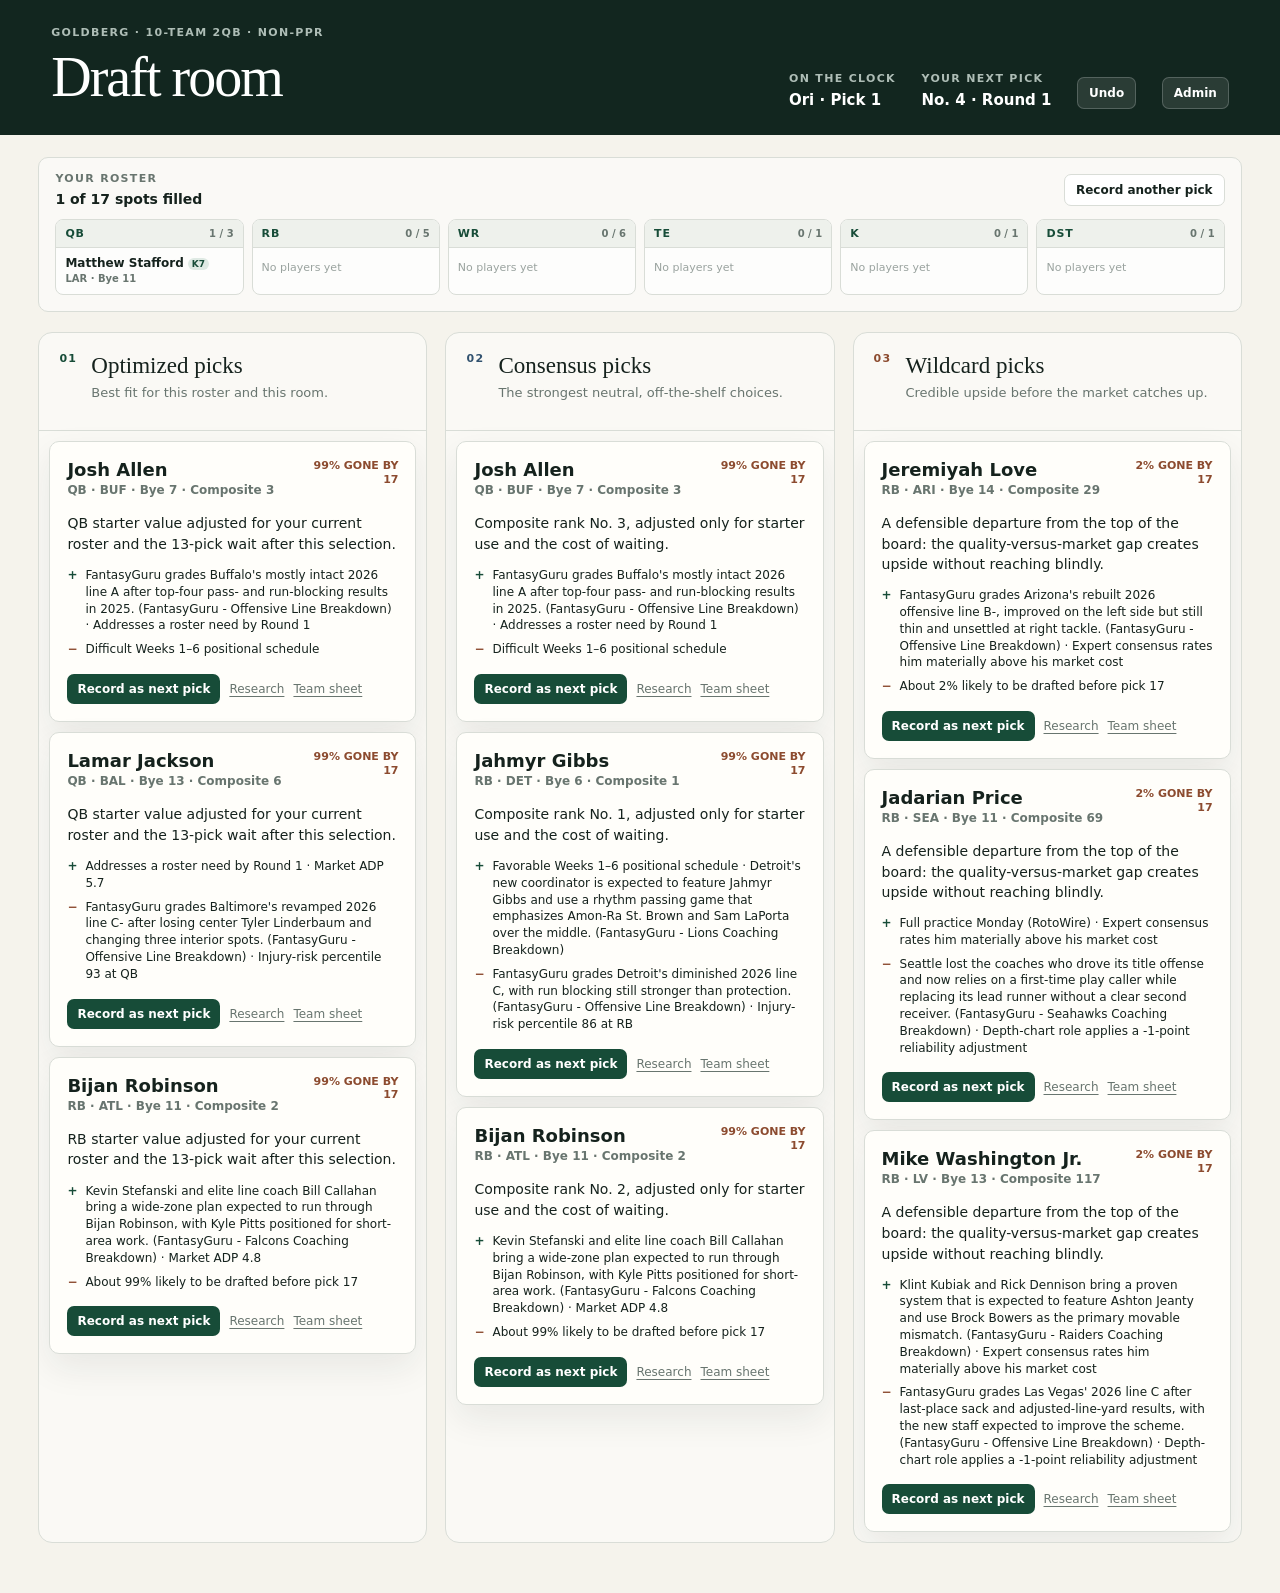
<file: 2026/App/index.html>
<!doctype html>
<html lang="en">
<head>
  <meta charset="utf-8">
  <meta name="viewport" content="width=device-width, initial-scale=1">
  <meta name="theme-color" content="#12261f">
  <title>2026 Draft Room</title>
  <link rel="stylesheet" href="styles.css">
</head>
<body>
  <header class="topbar">
    <div>
      <p class="eyebrow">Goldberg · 10-team 2QB · non-PPR</p>
      <h1>Draft room</h1>
    </div>
    <div class="status-cluster">
      <div><span class="label">On the clock</span><strong id="on-clock">Loading…</strong></div>
      <div><span class="label">Your next pick</span><strong id="next-pick">—</strong></div>
      <button class="quiet-button" id="undo" type="button">Undo</button>
      <details class="admin-menu" id="admin-menu">
        <summary class="quiet-button">Admin</summary>
        <div class="admin-menu-panel">
          <button id="open-personal-priorities" type="button">Personal priorities</button>
          <button id="open-tuning" type="button">Tuning</button>
          <button id="refresh-rebuild" type="button">Refresh &amp; Rebuild</button>
          <button id="sync-draft-state" type="button">Sync to API</button>
          <button class="danger-menu-item" id="reset-draft" type="button">Reset Draft</button>
        </div>
      </details>
    </div>
  </header>

  <main>
    <section class="alert" id="data-alert" aria-live="polite"></section>
    <section class="roster-panel" aria-label="Your roster">
      <div class="roster-panel-heading">
        <div>
          <span class="label">Your roster</span>
          <strong id="roster-summary">Loading…</strong>
        </div>
        <button class="quiet-button" id="open-board" type="button">Record another pick</button>
      </div>
      <div id="roster" class="roster-grid" aria-live="polite"></div>
    </section>

    <section class="recommendation-grid" aria-label="Draft recommendations">
      <article class="recommendation-column optimized">
        <header>
          <span class="column-number">01</span>
          <div><h2>Optimized picks</h2><p>Best fit for this roster and this room.</p></div>
        </header>
        <div id="optimized-list" class="candidate-list"></div>
      </article>
      <article class="recommendation-column consensus">
        <header>
          <span class="column-number">02</span>
          <div><h2>Consensus picks</h2><p>The strongest neutral, off-the-shelf choices.</p></div>
        </header>
        <div id="consensus-list" class="candidate-list"></div>
      </article>
      <article class="recommendation-column wildcard">
        <header>
          <span class="column-number">03</span>
          <div><h2>Wildcard picks</h2><p>Credible upside before the market catches up.</p></div>
        </header>
        <div id="wildcard-list" class="candidate-list"></div>
      </article>
    </section>
  </main>

  <dialog id="detail-dialog">
    <button class="dialog-close" type="button" data-close aria-label="Close">×</button>
    <div id="dialog-content"></div>
  </dialog>

  <dialog id="board-dialog" class="board-dialog">
    <button class="dialog-close" type="button" data-close aria-label="Close">×</button>
    <div class="dialog-heading"><p class="eyebrow">Live draft entry</p><h2>Record a pick</h2></div>
    <div class="other-pick-group"><span>Not on the board</span><div id="other-picks" class="other-picks"></div></div>
    <label class="search-label">Player search<input id="player-search" type="search" autocomplete="off" placeholder="Start typing a player name"></label>
    <div id="search-results" class="search-results"></div>
  </dialog>

  <dialog id="tuning-dialog">
    <button class="dialog-close" type="button" data-close aria-label="Close">×</button>
    <div class="dialog-heading"><p class="eyebrow">Optimization controls</p><h2>Tuning</h2></div>
    <p class="dialog-intro">These controls affect only Optimized and Wildcard picks.  Consensus stays neutral.  Hard roster rules—such as fourth-QB timing and the four-QB maximum—always apply.</p>
    <div id="tuning-controls" class="tuning-controls"></div>
    <div class="tuning-actions"><button class="quiet-button" id="reset-tuning" type="button">Reset defaults</button><button class="primary-button" id="save-tuning" type="button">Apply</button></div>
  </dialog>

  <dialog id="personal-priority-dialog" class="personal-priority-dialog">
    <button class="dialog-close" type="button" data-close aria-label="Close">×</button>
    <div class="dialog-heading"><p class="eyebrow">Subjective ranking overlay</p><h2>Personal priorities</h2></div>
    <p class="dialog-intro">Raise or lower players from −10 to +10.  This changes Optimized and Wildcard picks, while Consensus stays neutral.  “Do not recommend” removes a player from all three columns.  Changes apply immediately and survive rebuilds and draft resets.  Boosts cannot override verified unavailability or hard roster rules.</p>
    <div class="personal-priority-toolbar">
      <label class="search-label">Find a player<input id="personal-priority-search" type="search" autocomplete="off" placeholder="Name, position, or NFL team"></label>
      <label class="modified-toggle"><input id="personal-modified-only" type="checkbox"> Changed only</label>
    </div>
    <p class="personal-priority-summary" id="personal-priority-summary"></p>
    <div class="personal-priority-list" id="personal-priority-list"></div>
    <div class="personal-priority-actions"><button class="quiet-button" id="clear-personal-priorities" type="button">Clear all</button><button class="primary-button" type="button" data-close>Done</button></div>
  </dialog>

  <template id="candidate-template">
    <section class="candidate-card">
      <div class="candidate-heading">
        <div><h3></h3><p class="player-meta"></p></div>
        <span class="availability"></span>
      </div>
      <p class="case"></p>
      <div class="pros-cons"><p class="pros"></p><p class="cons"></p></div>
      <div class="candidate-actions">
        <button class="primary-button draft-button" type="button"></button>
        <button class="text-button research-button" type="button">Research</button>
        <button class="text-button team-button" type="button">Team sheet</button>
      </div>
    </section>
  </template>
  <script src="app.js?v=20260827c"></script>
</body>
</html>
</file>
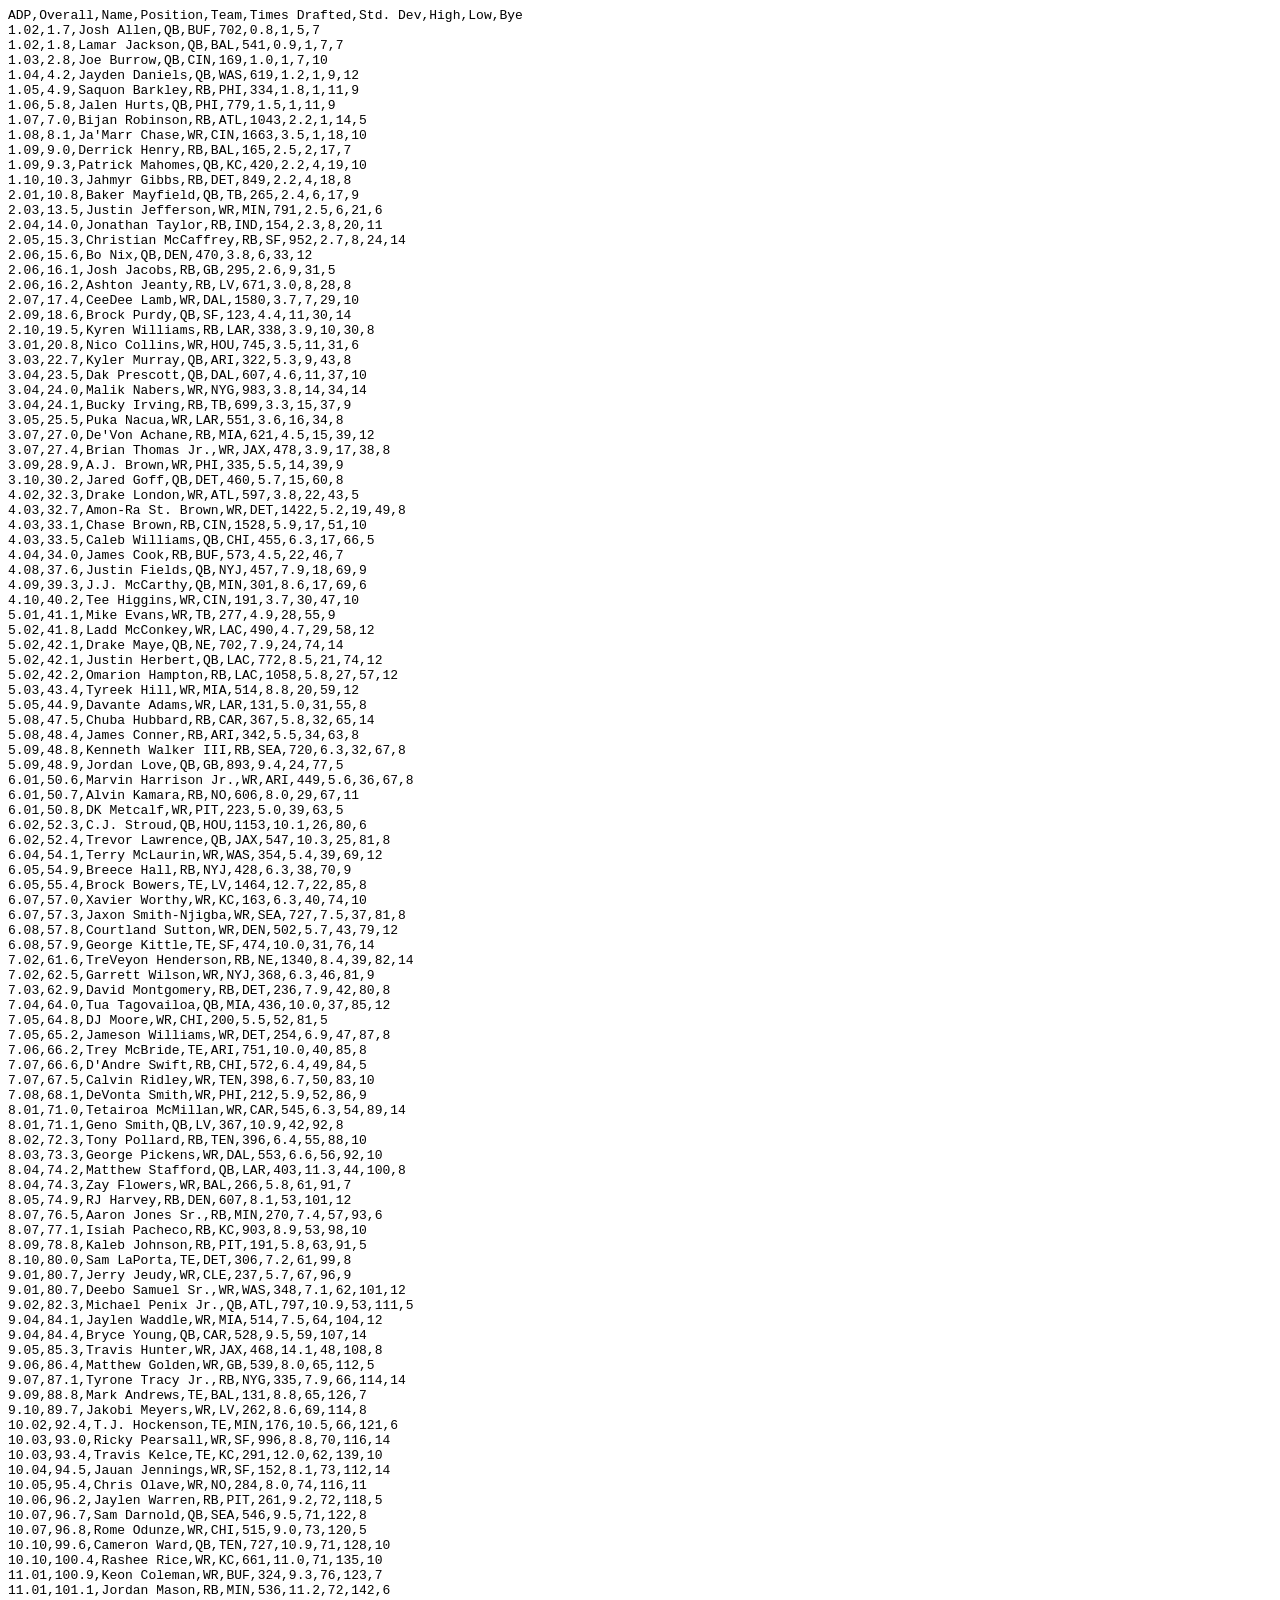
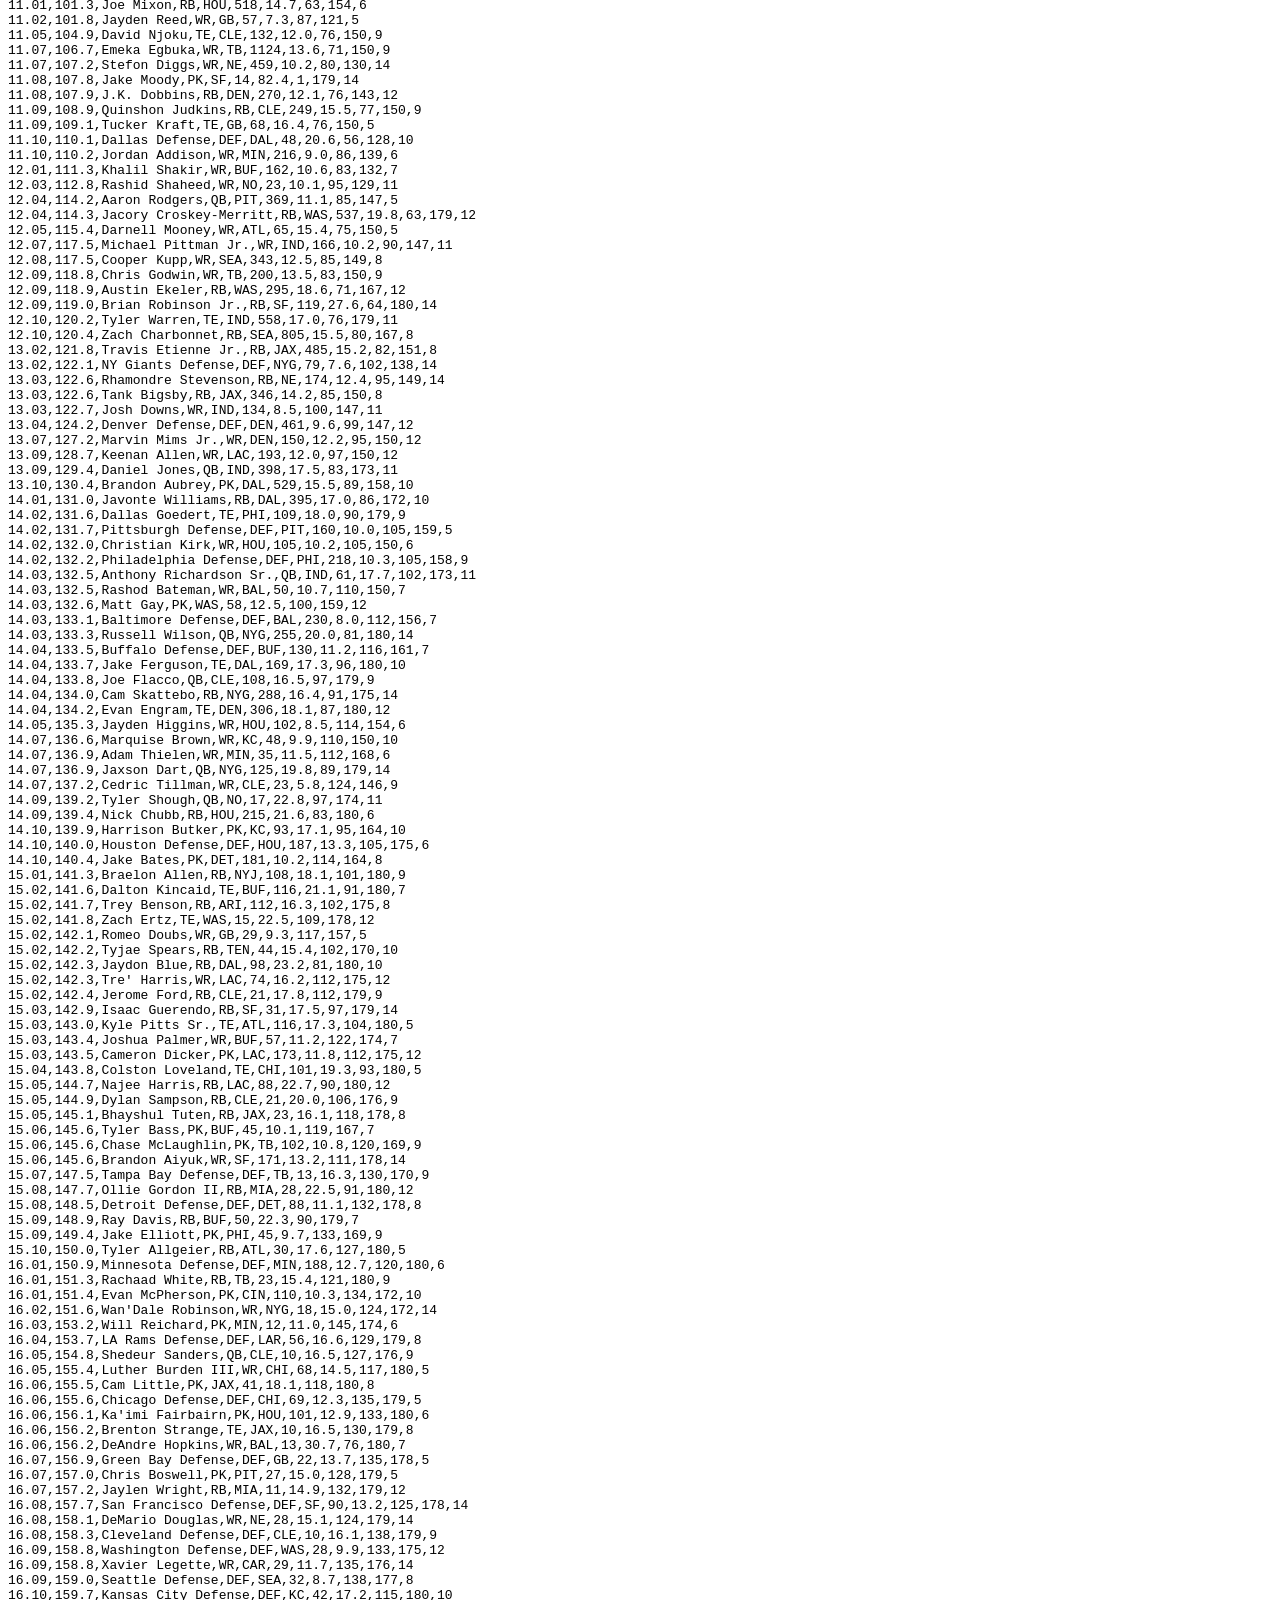
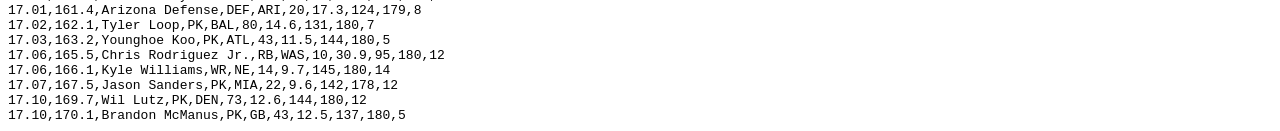
<file: 2025/2qb.csv.html>
<!DOCTYPE html PUBLIC "-//W3C//DTD HTML 4.01//EN" "http://www.w3.org/TR/html4/strict.dtd">
<html>
<head>
  <meta http-equiv="Content-Type" content="text/html; charset=utf-8">
  <meta http-equiv="Content-Style-Type" content="text/css">
  <title></title>
  <meta name="Generator" content="Cocoa HTML Writer">
  <meta name="CocoaVersion" content="2575.6">
  <style type="text/css">
    p.p1 {margin: 0.0px 0.0px 0.0px 0.0px; font: 13.0px Courier; -webkit-text-stroke: #000000}
    span.s1 {font-kerning: none}
  </style>
</head>
<body>
<p class="p1"><span class="s1">ADP,Overall,Name,Position,Team,Times Drafted,Std. Dev,High,Low,Bye</span></p>
<p class="p1"><span class="s1">1.02,1.7,Josh Allen,QB,BUF,702,0.8,1,5,7</span></p>
<p class="p1"><span class="s1">1.02,1.8,Lamar Jackson,QB,BAL,541,0.9,1,7,7</span></p>
<p class="p1"><span class="s1">1.03,2.8,Joe Burrow,QB,CIN,169,1.0,1,7,10</span></p>
<p class="p1"><span class="s1">1.04,4.2,Jayden Daniels,QB,WAS,619,1.2,1,9,12</span></p>
<p class="p1"><span class="s1">1.05,4.9,Saquon Barkley,RB,PHI,334,1.8,1,11,9</span></p>
<p class="p1"><span class="s1">1.06,5.8,Jalen Hurts,QB,PHI,779,1.5,1,11,9</span></p>
<p class="p1"><span class="s1">1.07,7.0,Bijan Robinson,RB,ATL,1043,2.2,1,14,5</span></p>
<p class="p1"><span class="s1">1.08,8.1,Ja'Marr Chase,WR,CIN,1663,3.5,1,18,10</span></p>
<p class="p1"><span class="s1">1.09,9.0,Derrick Henry,RB,BAL,165,2.5,2,17,7</span></p>
<p class="p1"><span class="s1">1.09,9.3,Patrick Mahomes,QB,KC,420,2.2,4,19,10</span></p>
<p class="p1"><span class="s1">1.10,10.3,Jahmyr Gibbs,RB,DET,849,2.2,4,18,8</span></p>
<p class="p1"><span class="s1">2.01,10.8,Baker Mayfield,QB,TB,265,2.4,6,17,9</span></p>
<p class="p1"><span class="s1">2.03,13.5,Justin Jefferson,WR,MIN,791,2.5,6,21,6</span></p>
<p class="p1"><span class="s1">2.04,14.0,Jonathan Taylor,RB,IND,154,2.3,8,20,11</span></p>
<p class="p1"><span class="s1">2.05,15.3,Christian McCaffrey,RB,SF,952,2.7,8,24,14</span></p>
<p class="p1"><span class="s1">2.06,15.6,Bo Nix,QB,DEN,470,3.8,6,33,12</span></p>
<p class="p1"><span class="s1">2.06,16.1,Josh Jacobs,RB,GB,295,2.6,9,31,5</span></p>
<p class="p1"><span class="s1">2.06,16.2,Ashton Jeanty,RB,LV,671,3.0,8,28,8</span></p>
<p class="p1"><span class="s1">2.07,17.4,CeeDee Lamb,WR,DAL,1580,3.7,7,29,10</span></p>
<p class="p1"><span class="s1">2.09,18.6,Brock Purdy,QB,SF,123,4.4,11,30,14</span></p>
<p class="p1"><span class="s1">2.10,19.5,Kyren Williams,RB,LAR,338,3.9,10,30,8</span></p>
<p class="p1"><span class="s1">3.01,20.8,Nico Collins,WR,HOU,745,3.5,11,31,6</span></p>
<p class="p1"><span class="s1">3.03,22.7,Kyler Murray,QB,ARI,322,5.3,9,43,8</span></p>
<p class="p1"><span class="s1">3.04,23.5,Dak Prescott,QB,DAL,607,4.6,11,37,10</span></p>
<p class="p1"><span class="s1">3.04,24.0,Malik Nabers,WR,NYG,983,3.8,14,34,14</span></p>
<p class="p1"><span class="s1">3.04,24.1,Bucky Irving,RB,TB,699,3.3,15,37,9</span></p>
<p class="p1"><span class="s1">3.05,25.5,Puka Nacua,WR,LAR,551,3.6,16,34,8</span></p>
<p class="p1"><span class="s1">3.07,27.0,De'Von Achane,RB,MIA,621,4.5,15,39,12</span></p>
<p class="p1"><span class="s1">3.07,27.4,Brian Thomas Jr.,WR,JAX,478,3.9,17,38,8</span></p>
<p class="p1"><span class="s1">3.09,28.9,A.J. Brown,WR,PHI,335,5.5,14,39,9</span></p>
<p class="p1"><span class="s1">3.10,30.2,Jared Goff,QB,DET,460,5.7,15,60,8</span></p>
<p class="p1"><span class="s1">4.02,32.3,Drake London,WR,ATL,597,3.8,22,43,5</span></p>
<p class="p1"><span class="s1">4.03,32.7,Amon-Ra St. Brown,WR,DET,1422,5.2,19,49,8</span></p>
<p class="p1"><span class="s1">4.03,33.1,Chase Brown,RB,CIN,1528,5.9,17,51,10</span></p>
<p class="p1"><span class="s1">4.03,33.5,Caleb Williams,QB,CHI,455,6.3,17,66,5</span></p>
<p class="p1"><span class="s1">4.04,34.0,James Cook,RB,BUF,573,4.5,22,46,7</span></p>
<p class="p1"><span class="s1">4.08,37.6,Justin Fields,QB,NYJ,457,7.9,18,69,9</span></p>
<p class="p1"><span class="s1">4.09,39.3,J.J. McCarthy,QB,MIN,301,8.6,17,69,6</span></p>
<p class="p1"><span class="s1">4.10,40.2,Tee Higgins,WR,CIN,191,3.7,30,47,10</span></p>
<p class="p1"><span class="s1">5.01,41.1,Mike Evans,WR,TB,277,4.9,28,55,9</span></p>
<p class="p1"><span class="s1">5.02,41.8,Ladd McConkey,WR,LAC,490,4.7,29,58,12</span></p>
<p class="p1"><span class="s1">5.02,42.1,Drake Maye,QB,NE,702,7.9,24,74,14</span></p>
<p class="p1"><span class="s1">5.02,42.1,Justin Herbert,QB,LAC,772,8.5,21,74,12</span></p>
<p class="p1"><span class="s1">5.02,42.2,Omarion Hampton,RB,LAC,1058,5.8,27,57,12</span></p>
<p class="p1"><span class="s1">5.03,43.4,Tyreek Hill,WR,MIA,514,8.8,20,59,12</span></p>
<p class="p1"><span class="s1">5.05,44.9,Davante Adams,WR,LAR,131,5.0,31,55,8</span></p>
<p class="p1"><span class="s1">5.08,47.5,Chuba Hubbard,RB,CAR,367,5.8,32,65,14</span></p>
<p class="p1"><span class="s1">5.08,48.4,James Conner,RB,ARI,342,5.5,34,63,8</span></p>
<p class="p1"><span class="s1">5.09,48.8,Kenneth Walker III,RB,SEA,720,6.3,32,67,8</span></p>
<p class="p1"><span class="s1">5.09,48.9,Jordan Love,QB,GB,893,9.4,24,77,5</span></p>
<p class="p1"><span class="s1">6.01,50.6,Marvin Harrison Jr.,WR,ARI,449,5.6,36,67,8</span></p>
<p class="p1"><span class="s1">6.01,50.7,Alvin Kamara,RB,NO,606,8.0,29,67,11</span></p>
<p class="p1"><span class="s1">6.01,50.8,DK Metcalf,WR,PIT,223,5.0,39,63,5</span></p>
<p class="p1"><span class="s1">6.02,52.3,C.J. Stroud,QB,HOU,1153,10.1,26,80,6</span></p>
<p class="p1"><span class="s1">6.02,52.4,Trevor Lawrence,QB,JAX,547,10.3,25,81,8</span></p>
<p class="p1"><span class="s1">6.04,54.1,Terry McLaurin,WR,WAS,354,5.4,39,69,12</span></p>
<p class="p1"><span class="s1">6.05,54.9,Breece Hall,RB,NYJ,428,6.3,38,70,9</span></p>
<p class="p1"><span class="s1">6.05,55.4,Brock Bowers,TE,LV,1464,12.7,22,85,8</span></p>
<p class="p1"><span class="s1">6.07,57.0,Xavier Worthy,WR,KC,163,6.3,40,74,10</span></p>
<p class="p1"><span class="s1">6.07,57.3,Jaxon Smith-Njigba,WR,SEA,727,7.5,37,81,8</span></p>
<p class="p1"><span class="s1">6.08,57.8,Courtland Sutton,WR,DEN,502,5.7,43,79,12</span></p>
<p class="p1"><span class="s1">6.08,57.9,George Kittle,TE,SF,474,10.0,31,76,14</span></p>
<p class="p1"><span class="s1">7.02,61.6,TreVeyon Henderson,RB,NE,1340,8.4,39,82,14</span></p>
<p class="p1"><span class="s1">7.02,62.5,Garrett Wilson,WR,NYJ,368,6.3,46,81,9</span></p>
<p class="p1"><span class="s1">7.03,62.9,David Montgomery,RB,DET,236,7.9,42,80,8</span></p>
<p class="p1"><span class="s1">7.04,64.0,Tua Tagovailoa,QB,MIA,436,10.0,37,85,12</span></p>
<p class="p1"><span class="s1">7.05,64.8,DJ Moore,WR,CHI,200,5.5,52,81,5</span></p>
<p class="p1"><span class="s1">7.05,65.2,Jameson Williams,WR,DET,254,6.9,47,87,8</span></p>
<p class="p1"><span class="s1">7.06,66.2,Trey McBride,TE,ARI,751,10.0,40,85,8</span></p>
<p class="p1"><span class="s1">7.07,66.6,D'Andre Swift,RB,CHI,572,6.4,49,84,5</span></p>
<p class="p1"><span class="s1">7.07,67.5,Calvin Ridley,WR,TEN,398,6.7,50,83,10</span></p>
<p class="p1"><span class="s1">7.08,68.1,DeVonta Smith,WR,PHI,212,5.9,52,86,9</span></p>
<p class="p1"><span class="s1">8.01,71.0,Tetairoa McMillan,WR,CAR,545,6.3,54,89,14</span></p>
<p class="p1"><span class="s1">8.01,71.1,Geno Smith,QB,LV,367,10.9,42,92,8</span></p>
<p class="p1"><span class="s1">8.02,72.3,Tony Pollard,RB,TEN,396,6.4,55,88,10</span></p>
<p class="p1"><span class="s1">8.03,73.3,George Pickens,WR,DAL,553,6.6,56,92,10</span></p>
<p class="p1"><span class="s1">8.04,74.2,Matthew Stafford,QB,LAR,403,11.3,44,100,8</span></p>
<p class="p1"><span class="s1">8.04,74.3,Zay Flowers,WR,BAL,266,5.8,61,91,7</span></p>
<p class="p1"><span class="s1">8.05,74.9,RJ Harvey,RB,DEN,607,8.1,53,101,12</span></p>
<p class="p1"><span class="s1">8.07,76.5,Aaron Jones Sr.,RB,MIN,270,7.4,57,93,6</span></p>
<p class="p1"><span class="s1">8.07,77.1,Isiah Pacheco,RB,KC,903,8.9,53,98,10</span></p>
<p class="p1"><span class="s1">8.09,78.8,Kaleb Johnson,RB,PIT,191,5.8,63,91,5</span></p>
<p class="p1"><span class="s1">8.10,80.0,Sam LaPorta,TE,DET,306,7.2,61,99,8</span></p>
<p class="p1"><span class="s1">9.01,80.7,Jerry Jeudy,WR,CLE,237,5.7,67,96,9</span></p>
<p class="p1"><span class="s1">9.01,80.7,Deebo Samuel Sr.,WR,WAS,348,7.1,62,101,12</span></p>
<p class="p1"><span class="s1">9.02,82.3,Michael Penix Jr.,QB,ATL,797,10.9,53,111,5</span></p>
<p class="p1"><span class="s1">9.04,84.1,Jaylen Waddle,WR,MIA,514,7.5,64,104,12</span></p>
<p class="p1"><span class="s1">9.04,84.4,Bryce Young,QB,CAR,528,9.5,59,107,14</span></p>
<p class="p1"><span class="s1">9.05,85.3,Travis Hunter,WR,JAX,468,14.1,48,108,8</span></p>
<p class="p1"><span class="s1">9.06,86.4,Matthew Golden,WR,GB,539,8.0,65,112,5</span></p>
<p class="p1"><span class="s1">9.07,87.1,Tyrone Tracy Jr.,RB,NYG,335,7.9,66,114,14</span></p>
<p class="p1"><span class="s1">9.09,88.8,Mark Andrews,TE,BAL,131,8.8,65,126,7</span></p>
<p class="p1"><span class="s1">9.10,89.7,Jakobi Meyers,WR,LV,262,8.6,69,114,8</span></p>
<p class="p1"><span class="s1">10.02,92.4,T.J. Hockenson,TE,MIN,176,10.5,66,121,6</span></p>
<p class="p1"><span class="s1">10.03,93.0,Ricky Pearsall,WR,SF,996,8.8,70,116,14</span></p>
<p class="p1"><span class="s1">10.03,93.4,Travis Kelce,TE,KC,291,12.0,62,139,10</span></p>
<p class="p1"><span class="s1">10.04,94.5,Jauan Jennings,WR,SF,152,8.1,73,112,14</span></p>
<p class="p1"><span class="s1">10.05,95.4,Chris Olave,WR,NO,284,8.0,74,116,11</span></p>
<p class="p1"><span class="s1">10.06,96.2,Jaylen Warren,RB,PIT,261,9.2,72,118,5</span></p>
<p class="p1"><span class="s1">10.07,96.7,Sam Darnold,QB,SEA,546,9.5,71,122,8</span></p>
<p class="p1"><span class="s1">10.07,96.8,Rome Odunze,WR,CHI,515,9.0,73,120,5</span></p>
<p class="p1"><span class="s1">10.10,99.6,Cameron Ward,QB,TEN,727,10.9,71,128,10</span></p>
<p class="p1"><span class="s1">10.10,100.4,Rashee Rice,WR,KC,661,11.0,71,135,10</span></p>
<p class="p1"><span class="s1">11.01,100.9,Keon Coleman,WR,BUF,324,9.3,76,123,7</span></p>
<p class="p1"><span class="s1">11.01,101.1,Jordan Mason,RB,MIN,536,11.2,72,142,6</span></p>
<p class="p1"><span class="s1">11.01,101.3,Joe Mixon,RB,HOU,518,14.7,63,154,6</span></p>
<p class="p1"><span class="s1">11.02,101.8,Jayden Reed,WR,GB,57,7.3,87,121,5</span></p>
<p class="p1"><span class="s1">11.05,104.9,David Njoku,TE,CLE,132,12.0,76,150,9</span></p>
<p class="p1"><span class="s1">11.07,106.7,Emeka Egbuka,WR,TB,1124,13.6,71,150,9</span></p>
<p class="p1"><span class="s1">11.07,107.2,Stefon Diggs,WR,NE,459,10.2,80,130,14</span></p>
<p class="p1"><span class="s1">11.08,107.8,Jake Moody,PK,SF,14,82.4,1,179,14</span></p>
<p class="p1"><span class="s1">11.08,107.9,J.K. Dobbins,RB,DEN,270,12.1,76,143,12</span></p>
<p class="p1"><span class="s1">11.09,108.9,Quinshon Judkins,RB,CLE,249,15.5,77,150,9</span></p>
<p class="p1"><span class="s1">11.09,109.1,Tucker Kraft,TE,GB,68,16.4,76,150,5</span></p>
<p class="p1"><span class="s1">11.10,110.1,Dallas Defense,DEF,DAL,48,20.6,56,128,10</span></p>
<p class="p1"><span class="s1">11.10,110.2,Jordan Addison,WR,MIN,216,9.0,86,139,6</span></p>
<p class="p1"><span class="s1">12.01,111.3,Khalil Shakir,WR,BUF,162,10.6,83,132,7</span></p>
<p class="p1"><span class="s1">12.03,112.8,Rashid Shaheed,WR,NO,23,10.1,95,129,11</span></p>
<p class="p1"><span class="s1">12.04,114.2,Aaron Rodgers,QB,PIT,369,11.1,85,147,5</span></p>
<p class="p1"><span class="s1">12.04,114.3,Jacory Croskey-Merritt,RB,WAS,537,19.8,63,179,12</span></p>
<p class="p1"><span class="s1">12.05,115.4,Darnell Mooney,WR,ATL,65,15.4,75,150,5</span></p>
<p class="p1"><span class="s1">12.07,117.5,Michael Pittman Jr.,WR,IND,166,10.2,90,147,11</span></p>
<p class="p1"><span class="s1">12.08,117.5,Cooper Kupp,WR,SEA,343,12.5,85,149,8</span></p>
<p class="p1"><span class="s1">12.09,118.8,Chris Godwin,WR,TB,200,13.5,83,150,9</span></p>
<p class="p1"><span class="s1">12.09,118.9,Austin Ekeler,RB,WAS,295,18.6,71,167,12</span></p>
<p class="p1"><span class="s1">12.09,119.0,Brian Robinson Jr.,RB,SF,119,27.6,64,180,14</span></p>
<p class="p1"><span class="s1">12.10,120.2,Tyler Warren,TE,IND,558,17.0,76,179,11</span></p>
<p class="p1"><span class="s1">12.10,120.4,Zach Charbonnet,RB,SEA,805,15.5,80,167,8</span></p>
<p class="p1"><span class="s1">13.02,121.8,Travis Etienne Jr.,RB,JAX,485,15.2,82,151,8</span></p>
<p class="p1"><span class="s1">13.02,122.1,NY Giants Defense,DEF,NYG,79,7.6,102,138,14</span></p>
<p class="p1"><span class="s1">13.03,122.6,Rhamondre Stevenson,RB,NE,174,12.4,95,149,14</span></p>
<p class="p1"><span class="s1">13.03,122.6,Tank Bigsby,RB,JAX,346,14.2,85,150,8</span></p>
<p class="p1"><span class="s1">13.03,122.7,Josh Downs,WR,IND,134,8.5,100,147,11</span></p>
<p class="p1"><span class="s1">13.04,124.2,Denver Defense,DEF,DEN,461,9.6,99,147,12</span></p>
<p class="p1"><span class="s1">13.07,127.2,Marvin Mims Jr.,WR,DEN,150,12.2,95,150,12</span></p>
<p class="p1"><span class="s1">13.09,128.7,Keenan Allen,WR,LAC,193,12.0,97,150,12</span></p>
<p class="p1"><span class="s1">13.09,129.4,Daniel Jones,QB,IND,398,17.5,83,173,11</span></p>
<p class="p1"><span class="s1">13.10,130.4,Brandon Aubrey,PK,DAL,529,15.5,89,158,10</span></p>
<p class="p1"><span class="s1">14.01,131.0,Javonte Williams,RB,DAL,395,17.0,86,172,10</span></p>
<p class="p1"><span class="s1">14.02,131.6,Dallas Goedert,TE,PHI,109,18.0,90,179,9</span></p>
<p class="p1"><span class="s1">14.02,131.7,Pittsburgh Defense,DEF,PIT,160,10.0,105,159,5</span></p>
<p class="p1"><span class="s1">14.02,132.0,Christian Kirk,WR,HOU,105,10.2,105,150,6</span></p>
<p class="p1"><span class="s1">14.02,132.2,Philadelphia Defense,DEF,PHI,218,10.3,105,158,9</span></p>
<p class="p1"><span class="s1">14.03,132.5,Anthony Richardson Sr.,QB,IND,61,17.7,102,173,11</span></p>
<p class="p1"><span class="s1">14.03,132.5,Rashod Bateman,WR,BAL,50,10.7,110,150,7</span></p>
<p class="p1"><span class="s1">14.03,132.6,Matt Gay,PK,WAS,58,12.5,100,159,12</span></p>
<p class="p1"><span class="s1">14.03,133.1,Baltimore Defense,DEF,BAL,230,8.0,112,156,7</span></p>
<p class="p1"><span class="s1">14.03,133.3,Russell Wilson,QB,NYG,255,20.0,81,180,14</span></p>
<p class="p1"><span class="s1">14.04,133.5,Buffalo Defense,DEF,BUF,130,11.2,116,161,7</span></p>
<p class="p1"><span class="s1">14.04,133.7,Jake Ferguson,TE,DAL,169,17.3,96,180,10</span></p>
<p class="p1"><span class="s1">14.04,133.8,Joe Flacco,QB,CLE,108,16.5,97,179,9</span></p>
<p class="p1"><span class="s1">14.04,134.0,Cam Skattebo,RB,NYG,288,16.4,91,175,14</span></p>
<p class="p1"><span class="s1">14.04,134.2,Evan Engram,TE,DEN,306,18.1,87,180,12</span></p>
<p class="p1"><span class="s1">14.05,135.3,Jayden Higgins,WR,HOU,102,8.5,114,154,6</span></p>
<p class="p1"><span class="s1">14.07,136.6,Marquise Brown,WR,KC,48,9.9,110,150,10</span></p>
<p class="p1"><span class="s1">14.07,136.9,Adam Thielen,WR,MIN,35,11.5,112,168,6</span></p>
<p class="p1"><span class="s1">14.07,136.9,Jaxson Dart,QB,NYG,125,19.8,89,179,14</span></p>
<p class="p1"><span class="s1">14.07,137.2,Cedric Tillman,WR,CLE,23,5.8,124,146,9</span></p>
<p class="p1"><span class="s1">14.09,139.2,Tyler Shough,QB,NO,17,22.8,97,174,11</span></p>
<p class="p1"><span class="s1">14.09,139.4,Nick Chubb,RB,HOU,215,21.6,83,180,6</span></p>
<p class="p1"><span class="s1">14.10,139.9,Harrison Butker,PK,KC,93,17.1,95,164,10</span></p>
<p class="p1"><span class="s1">14.10,140.0,Houston Defense,DEF,HOU,187,13.3,105,175,6</span></p>
<p class="p1"><span class="s1">14.10,140.4,Jake Bates,PK,DET,181,10.2,114,164,8</span></p>
<p class="p1"><span class="s1">15.01,141.3,Braelon Allen,RB,NYJ,108,18.1,101,180,9</span></p>
<p class="p1"><span class="s1">15.02,141.6,Dalton Kincaid,TE,BUF,116,21.1,91,180,7</span></p>
<p class="p1"><span class="s1">15.02,141.7,Trey Benson,RB,ARI,112,16.3,102,175,8</span></p>
<p class="p1"><span class="s1">15.02,141.8,Zach Ertz,TE,WAS,15,22.5,109,178,12</span></p>
<p class="p1"><span class="s1">15.02,142.1,Romeo Doubs,WR,GB,29,9.3,117,157,5</span></p>
<p class="p1"><span class="s1">15.02,142.2,Tyjae Spears,RB,TEN,44,15.4,102,170,10</span></p>
<p class="p1"><span class="s1">15.02,142.3,Jaydon Blue,RB,DAL,98,23.2,81,180,10</span></p>
<p class="p1"><span class="s1">15.02,142.3,Tre' Harris,WR,LAC,74,16.2,112,175,12</span></p>
<p class="p1"><span class="s1">15.02,142.4,Jerome Ford,RB,CLE,21,17.8,112,179,9</span></p>
<p class="p1"><span class="s1">15.03,142.9,Isaac Guerendo,RB,SF,31,17.5,97,179,14</span></p>
<p class="p1"><span class="s1">15.03,143.0,Kyle Pitts Sr.,TE,ATL,116,17.3,104,180,5</span></p>
<p class="p1"><span class="s1">15.03,143.4,Joshua Palmer,WR,BUF,57,11.2,122,174,7</span></p>
<p class="p1"><span class="s1">15.03,143.5,Cameron Dicker,PK,LAC,173,11.8,112,175,12</span></p>
<p class="p1"><span class="s1">15.04,143.8,Colston Loveland,TE,CHI,101,19.3,93,180,5</span></p>
<p class="p1"><span class="s1">15.05,144.7,Najee Harris,RB,LAC,88,22.7,90,180,12</span></p>
<p class="p1"><span class="s1">15.05,144.9,Dylan Sampson,RB,CLE,21,20.0,106,176,9</span></p>
<p class="p1"><span class="s1">15.05,145.1,Bhayshul Tuten,RB,JAX,23,16.1,118,178,8</span></p>
<p class="p1"><span class="s1">15.06,145.6,Tyler Bass,PK,BUF,45,10.1,119,167,7</span></p>
<p class="p1"><span class="s1">15.06,145.6,Chase McLaughlin,PK,TB,102,10.8,120,169,9</span></p>
<p class="p1"><span class="s1">15.06,145.6,Brandon Aiyuk,WR,SF,171,13.2,111,178,14</span></p>
<p class="p1"><span class="s1">15.07,147.5,Tampa Bay Defense,DEF,TB,13,16.3,130,170,9</span></p>
<p class="p1"><span class="s1">15.08,147.7,Ollie Gordon II,RB,MIA,28,22.5,91,180,12</span></p>
<p class="p1"><span class="s1">15.08,148.5,Detroit Defense,DEF,DET,88,11.1,132,178,8</span></p>
<p class="p1"><span class="s1">15.09,148.9,Ray Davis,RB,BUF,50,22.3,90,179,7</span></p>
<p class="p1"><span class="s1">15.09,149.4,Jake Elliott,PK,PHI,45,9.7,133,169,9</span></p>
<p class="p1"><span class="s1">15.10,150.0,Tyler Allgeier,RB,ATL,30,17.6,127,180,5</span></p>
<p class="p1"><span class="s1">16.01,150.9,Minnesota Defense,DEF,MIN,188,12.7,120,180,6</span></p>
<p class="p1"><span class="s1">16.01,151.3,Rachaad White,RB,TB,23,15.4,121,180,9</span></p>
<p class="p1"><span class="s1">16.01,151.4,Evan McPherson,PK,CIN,110,10.3,134,172,10</span></p>
<p class="p1"><span class="s1">16.02,151.6,Wan'Dale Robinson,WR,NYG,18,15.0,124,172,14</span></p>
<p class="p1"><span class="s1">16.03,153.2,Will Reichard,PK,MIN,12,11.0,145,174,6</span></p>
<p class="p1"><span class="s1">16.04,153.7,LA Rams Defense,DEF,LAR,56,16.6,129,179,8</span></p>
<p class="p1"><span class="s1">16.05,154.8,Shedeur Sanders,QB,CLE,10,16.5,127,176,9</span></p>
<p class="p1"><span class="s1">16.05,155.4,Luther Burden III,WR,CHI,68,14.5,117,180,5</span></p>
<p class="p1"><span class="s1">16.06,155.5,Cam Little,PK,JAX,41,18.1,118,180,8</span></p>
<p class="p1"><span class="s1">16.06,155.6,Chicago Defense,DEF,CHI,69,12.3,135,179,5</span></p>
<p class="p1"><span class="s1">16.06,156.1,Ka'imi Fairbairn,PK,HOU,101,12.9,133,180,6</span></p>
<p class="p1"><span class="s1">16.06,156.2,Brenton Strange,TE,JAX,10,16.5,130,179,8</span></p>
<p class="p1"><span class="s1">16.06,156.2,DeAndre Hopkins,WR,BAL,13,30.7,76,180,7</span></p>
<p class="p1"><span class="s1">16.07,156.9,Green Bay Defense,DEF,GB,22,13.7,135,178,5</span></p>
<p class="p1"><span class="s1">16.07,157.0,Chris Boswell,PK,PIT,27,15.0,128,179,5</span></p>
<p class="p1"><span class="s1">16.07,157.2,Jaylen Wright,RB,MIA,11,14.9,132,179,12</span></p>
<p class="p1"><span class="s1">16.08,157.7,San Francisco Defense,DEF,SF,90,13.2,125,178,14</span></p>
<p class="p1"><span class="s1">16.08,158.1,DeMario Douglas,WR,NE,28,15.1,124,179,14</span></p>
<p class="p1"><span class="s1">16.08,158.3,Cleveland Defense,DEF,CLE,10,16.1,138,179,9</span></p>
<p class="p1"><span class="s1">16.09,158.8,Washington Defense,DEF,WAS,28,9.9,133,175,12</span></p>
<p class="p1"><span class="s1">16.09,158.8,Xavier Legette,WR,CAR,29,11.7,135,176,14</span></p>
<p class="p1"><span class="s1">16.09,159.0,Seattle Defense,DEF,SEA,32,8.7,138,177,8</span></p>
<p class="p1"><span class="s1">16.10,159.7,Kansas City Defense,DEF,KC,42,17.2,115,180,10</span></p>
<p class="p1"><span class="s1">17.01,161.4,Arizona Defense,DEF,ARI,20,17.3,124,179,8</span></p>
<p class="p1"><span class="s1">17.02,162.1,Tyler Loop,PK,BAL,80,14.6,131,180,7</span></p>
<p class="p1"><span class="s1">17.03,163.2,Younghoe Koo,PK,ATL,43,11.5,144,180,5</span></p>
<p class="p1"><span class="s1">17.06,165.5,Chris Rodriguez Jr.,RB,WAS,10,30.9,95,180,12</span></p>
<p class="p1"><span class="s1">17.06,166.1,Kyle Williams,WR,NE,14,9.7,145,180,14</span></p>
<p class="p1"><span class="s1">17.07,167.5,Jason Sanders,PK,MIA,22,9.6,142,178,12</span></p>
<p class="p1"><span class="s1">17.10,169.7,Wil Lutz,PK,DEN,73,12.6,144,180,12</span></p>
<p class="p1"><span class="s1">17.10,170.1,Brandon McManus,PK,GB,43,12.5,137,180,5</span></p>
</body>
</html>
</file>
<file: 2026/App/styles.css>
:root {
  --ink: #15221d;
  --muted: #68756f;
  --paper: #f5f3ec;
  --card: #fffefa;
  --line: #d9ddd7;
  --green: #174c38;
  --green-soft: #dfeae4;
  --blue: #31526f;
  --blue-soft: #e4eaf0;
  --rust: #8c4b2f;
  --rust-soft: #f0e5dd;
  --shadow: 0 14px 35px rgba(24, 39, 32, .08);
}

* { box-sizing: border-box; }
body { margin: 0; background: var(--paper); color: var(--ink); font-family: Inter, ui-sans-serif, system-ui, -apple-system, BlinkMacSystemFont, "Segoe UI", sans-serif; }
button, input { font: inherit; }
button { cursor: pointer; }
.topbar { min-height: 126px; padding: 26px clamp(20px, 4vw, 60px); display: flex; align-items: end; justify-content: space-between; gap: 30px; background: #12261f; color: white; }
.eyebrow, .label { margin: 0 0 6px; color: #aebdb6; font-size: 11px; font-weight: 750; letter-spacing: .12em; text-transform: uppercase; }
h1 { margin: 0; font-family: Georgia, serif; font-size: clamp(34px, 5vw, 56px); font-weight: 500; letter-spacing: -.035em; }
.status-cluster { display: flex; align-items: end; flex-wrap: wrap; gap: clamp(12px, 2vw, 28px); }
.status-cluster div { display: grid; }
.status-cluster strong { font-size: 15px; }
.admin-menu { position: relative; }
.admin-menu summary { list-style: none; }
.admin-menu summary::-webkit-details-marker { display: none; }
.admin-menu[open] summary { background: rgba(255,255,255,.18); }
.admin-menu-panel { width: 190px; padding: 6px; position: absolute; z-index: 20; top: calc(100% + 7px); right: 0; display: grid; gap: 2px; border: 1px solid #51645b; border-radius: 9px; background: #20372e; box-shadow: 0 14px 35px rgba(0,0,0,.28); }
.admin-menu-panel button { width: 100%; padding: 9px 10px; border: 0; border-radius: 6px; background: transparent; color: white; font-size: 12px; font-weight: 700; text-align: left; }
.admin-menu-panel button:hover, .admin-menu-panel button:focus-visible { background: rgba(255,255,255,.1); }
.admin-menu-panel .danger-menu-item { color: #ffd0bd; }
main { padding: 22px clamp(16px, 3vw, 46px) 50px; }
.alert { display: none; margin-bottom: 16px; padding: 11px 14px; border: 1px solid #d8c8a3; border-radius: 8px; background: #fff8e8; color: #664c1e; font-size: 13px; }
.alert.visible { display: block; }
.roster-panel { margin-bottom: 20px; padding: 14px 16px 16px; border: 1px solid var(--line); border-radius: 10px; background: rgba(255,255,255,.48); }
.roster-panel-heading { margin-bottom: 12px; display: flex; align-items: center; justify-content: space-between; gap: 20px; }
.roster-panel-heading > div { display: grid; }
.roster-panel .label { color: var(--muted); }
#roster-summary { font-size: 14px; }
.roster-grid { display: grid; grid-template-columns: repeat(6, minmax(0, 1fr)); gap: 8px; }
.roster-position { min-width: 0; overflow: hidden; border: 1px solid var(--line); border-radius: 8px; background: rgba(255,255,255,.72); }
.roster-position-header { padding: 7px 9px; display: flex; align-items: center; justify-content: space-between; gap: 8px; border-bottom: 1px solid var(--line); background: #eef1ec; }
.roster-position-header h3 { margin: 0; color: var(--green); font-size: 11px; letter-spacing: .08em; text-transform: uppercase; }
.roster-position-count { color: var(--muted); font-size: 10px; font-weight: 750; }
.roster-player-list { min-height: 46px; }
.roster-player { padding: 8px 9px; display: grid; gap: 3px; border-bottom: 1px solid #e7e9e4; }
.roster-player:last-child { border-bottom: 0; }
.roster-player-name { min-width: 0; overflow: hidden; font-size: 12px; font-weight: 750; text-overflow: ellipsis; white-space: nowrap; }
.roster-player-meta { color: var(--muted); font-size: 10px; font-weight: 650; }
.roster-player-meta.bye-conflict { color: var(--rust); }
.keeper-tag { margin-left: 4px; padding: 1px 4px; border-radius: 999px; background: var(--green-soft); color: var(--green); font-size: 9px; font-weight: 850; }
.roster-empty { padding: 13px 9px; color: #9aa39f; font-size: 11px; }
.recommendation-grid { display: grid; grid-template-columns: repeat(3, minmax(0, 1fr)); gap: 18px; }
.recommendation-column { min-width: 0; overflow: hidden; border: 1px solid var(--line); border-radius: 14px; background: rgba(255,255,255,.45); }
.recommendation-column > header { min-height: 98px; padding: 19px 20px; display: flex; gap: 14px; border-bottom: 1px solid var(--line); }
.recommendation-column h2 { margin: 1px 0 5px; font-family: Georgia, serif; font-size: 23px; font-weight: 500; }
.recommendation-column header p { margin: 0; color: var(--muted); font-size: 13px; line-height: 1.4; }
.column-number { flex: 0 0 auto; font-size: 11px; font-weight: 800; letter-spacing: .12em; }
.optimized .column-number { color: var(--green); }
.consensus .column-number { color: var(--blue); }
.wildcard .column-number { color: var(--rust); }
.candidate-list { padding: 10px; display: grid; gap: 10px; }
.candidate-card { min-height: 250px; padding: 17px; display: flex; flex-direction: column; border: 1px solid var(--line); border-radius: 10px; background: var(--card); box-shadow: var(--shadow); }
.candidate-heading { display: flex; justify-content: space-between; gap: 12px; }
.candidate-heading h3 { margin: 0 0 3px; font-size: 18px; }
.player-meta { margin: 0; color: var(--muted); font-size: 12px; font-weight: 650; }
.availability { max-width: 88px; color: var(--rust); font-size: 11px; font-weight: 750; line-height: 1.25; text-align: right; text-transform: uppercase; }
.case { min-height: 42px; margin: 16px 0 12px; font-size: 14px; line-height: 1.48; }
.pros-cons { display: grid; gap: 7px; margin-bottom: 16px; font-size: 12px; line-height: 1.4; }
.pros-cons p { margin: 0; padding-left: 18px; position: relative; }
.pros::before, .cons::before { position: absolute; left: 0; font-weight: 850; }
.pros::before { content: "+"; color: var(--green); }
.cons::before { content: "−"; color: var(--rust); }
.candidate-actions { margin-top: auto; display: flex; align-items: center; flex-wrap: wrap; gap: 9px; }
.primary-button, .quiet-button, .text-button { border: 0; border-radius: 7px; }
.primary-button { padding: 8px 10px; background: var(--green); color: white; font-size: 12px; font-weight: 750; }
.quiet-button { padding: 8px 11px; background: rgba(255,255,255,.1); color: inherit; border: 1px solid rgba(255,255,255,.2); font-size: 12px; font-weight: 700; }
.roster-panel .quiet-button { color: var(--ink); background: white; border-color: var(--line); }
.danger-button { color: #ffd9ca; border-color: rgba(255, 180, 150, .35); }
.text-button { padding: 5px 0; background: transparent; color: var(--muted); font-size: 12px; text-decoration: underline; text-underline-offset: 3px; }
.empty-state { padding: 28px 18px; color: var(--muted); font-size: 13px; }
dialog { width: min(720px, calc(100vw - 28px)); max-height: 86vh; padding: 28px; overflow: auto; border: 0; border-radius: 14px; background: var(--card); box-shadow: 0 30px 80px rgba(0,0,0,.28); }
dialog::backdrop { background: rgba(9, 18, 14, .68); backdrop-filter: blur(3px); }
.dialog-close { position: absolute; top: 12px; right: 14px; border: 0; background: transparent; color: var(--muted); font-size: 28px; }
.dialog-heading h2, #dialog-content h2 { margin: 0 0 8px; font-family: Georgia, serif; font-size: 30px; font-weight: 500; }
.detail-grid { margin: 20px 0; display: grid; grid-template-columns: repeat(3, 1fr); gap: 8px; }
.detail-stat { min-height: 100px; padding: 12px; border: 1px solid transparent; border-radius: 8px; background: #f1f1ec; }
.detail-stat span { display: block; color: var(--muted); font-size: 10px; font-weight: 750; letter-spacing: .08em; text-transform: uppercase; }
.detail-stat strong { display: block; margin-top: 4px; font-size: 16px; }
.detail-stat small { display: block; margin-top: 6px; color: var(--muted); font-size: 10px; line-height: 1.35; }
.metric-label-row { display: flex; align-items: start; justify-content: space-between; gap: 8px; }
.metric-label-row em { flex: 0 0 auto; padding: 2px 5px; border-radius: 999px; background: rgba(255,255,255,.72); color: var(--muted); font-size: 9px; font-style: normal; font-weight: 800; line-height: 1.25; }
.metric-strong-positive { border-color: #79a58c; background: #cfe2d6; }
.metric-positive { border-color: #bdd4c5; background: #e3eee7; }
.metric-negative { border-color: #dfb9a7; background: #f4e7df; }
.metric-strong-negative { border-color: #c98b70; background: #ead0c3; }
.metric-unavailable { color: #89928e; background: #f2f2ef; }
.metric-strong-positive .metric-label-row em, .metric-positive .metric-label-row em { color: #174c38; }
.metric-strong-negative .metric-label-row em, .metric-negative .metric-label-row em { color: #7a3b24; }
.metric-legend { margin: 18px 0 -8px; display: flex; flex-wrap: wrap; gap: 8px 14px; color: var(--muted); font-size: 11px; font-weight: 700; }
.metric-legend span { display: inline-flex; align-items: center; gap: 5px; }
.metric-legend i { width: 9px; height: 9px; border-radius: 50%; }
.legend-positive { background: #4e8967; }
.legend-negative { background: #b96644; }
.legend-neutral { background: #9aa6a1; }
.source-list, .team-player-list { padding-left: 18px; color: var(--muted); font-size: 13px; line-height: 1.7; }
.source-list a { color: var(--blue); }
.model-context-note { padding: 11px 13px; border-left: 3px solid var(--blue); background: var(--blue-soft); color: var(--muted); font-size: 13px; line-height: 1.55; }
.context-list { padding-left: 0; list-style: none; }
.context-note { margin: 0 0 9px; padding: 11px 12px; border: 1px solid var(--line); border-radius: 8px; background: #f7f7f2; line-height: 1.45; }
.context-note > div:first-child { display: flex; align-items: start; justify-content: space-between; gap: 12px; color: var(--ink); }
.context-note small { color: var(--muted); }
.applied-note { border-left: 3px solid var(--green); }
.research-note { border-left: 3px solid #9da7a2; }
.adjustment-badge { flex: 0 0 auto; padding: 2px 6px; border-radius: 999px; background: var(--green-soft); color: var(--green); font-size: 11px; font-weight: 800; }
.note-reason { color: var(--rust); font-size: 11px; }
.research-details { margin: 14px 0 20px; }
.research-details summary { color: var(--muted); font-size: 13px; font-weight: 750; cursor: pointer; }
.search-label { display: grid; gap: 7px; color: var(--muted); font-size: 12px; font-weight: 700; }
.search-label input { width: 100%; padding: 12px; border: 1px solid var(--line); border-radius: 8px; background: white; color: var(--ink); font-size: 16px; }
.search-results { margin-top: 12px; display: grid; gap: 6px; }
.other-pick-group { margin: 18px 0; padding: 12px; border: 1px solid var(--line); border-radius: 9px; background: #f5f5f0; }
.other-pick-group > span { display: block; margin-bottom: 8px; color: var(--muted); font-size: 10px; font-weight: 800; letter-spacing: .08em; text-transform: uppercase; }
.other-picks { display: flex; flex-wrap: wrap; gap: 6px; }
.other-pick-button { padding: 7px 9px; border: 1px solid var(--line); border-radius: 7px; background: white; color: var(--ink); font-size: 11px; font-weight: 750; }
.search-result { width: 100%; padding: 11px; display: flex; justify-content: space-between; border: 1px solid var(--line); border-radius: 8px; background: white; color: var(--ink); text-align: left; }
.search-result span { color: var(--muted); font-size: 12px; }
.dialog-intro { color: var(--muted); font-size: 14px; line-height: 1.5; }
.tuning-controls { margin: 20px 0; display: grid; gap: 16px; }
.tuning-control { display: grid; grid-template-columns: 150px 1fr 42px; align-items: center; gap: 12px; font-size: 13px; }
.tuning-control input { width: 100%; accent-color: var(--green); }
.tuning-control output { font-weight: 750; text-align: right; }
.tuning-actions { display: flex; justify-content: flex-end; gap: 9px; }
#tuning-dialog .quiet-button { color: var(--ink); background: white; border-color: var(--line); }
.personal-priority-dialog { width: min(820px, calc(100vw - 28px)); }
.personal-priority-toolbar { margin-top: 18px; display: grid; grid-template-columns: minmax(0, 1fr) auto; align-items: end; gap: 14px; }
.modified-toggle, .avoid-toggle { display: inline-flex; align-items: center; gap: 6px; color: var(--muted); font-size: 12px; font-weight: 700; }
.personal-priority-summary { margin: 12px 0 8px; color: var(--muted); font-size: 11px; font-weight: 750; letter-spacing: .04em; text-transform: uppercase; }
.personal-priority-list { display: grid; gap: 6px; }
.personal-priority-row { min-width: 0; padding: 10px 11px; display: grid; grid-template-columns: minmax(180px, 1fr) auto 140px; align-items: center; gap: 14px; border: 1px solid var(--line); border-radius: 8px; background: white; }
.personal-player { min-width: 0; display: grid; gap: 2px; }
.personal-player strong { overflow: hidden; font-size: 13px; text-overflow: ellipsis; white-space: nowrap; }
.personal-player span { color: var(--muted); font-size: 11px; }
.priority-stepper { display: grid; grid-template-columns: 30px 38px 30px; align-items: center; gap: 4px; }
.priority-stepper button { width: 30px; height: 30px; padding: 0; border: 1px solid var(--line); border-radius: 6px; background: #f7f7f2; color: var(--ink); font-size: 17px; }
.priority-stepper output { font-size: 13px; font-weight: 800; text-align: center; }
.priority-positive { color: var(--green); }
.priority-negative { color: var(--rust); }
.avoid-toggle { color: var(--rust); }
.personal-priority-actions { position: sticky; bottom: -28px; margin: 18px -28px -28px; padding: 14px 28px; display: flex; justify-content: space-between; gap: 10px; border-top: 1px solid var(--line); background: var(--card); }
.personal-priority-actions .quiet-button { color: var(--ink); background: white; border-color: var(--line); }

@media (max-width: 980px) {
  .roster-grid { grid-template-columns: repeat(3, minmax(0, 1fr)); }
  .recommendation-grid { grid-template-columns: 1fr; }
  .candidate-list { grid-template-columns: repeat(3, minmax(0, 1fr)); }
  .candidate-card { min-height: 270px; }
}
@media (max-width: 720px) {
  .topbar { align-items: start; flex-direction: column; }
  .status-cluster { width: 100%; align-items: start; justify-content: space-between; gap: 10px; }
  .recommendation-column > header { min-height: auto; }
  .candidate-list { grid-template-columns: 1fr; }
  .candidate-card { min-height: 0; }
  .roster-grid { grid-template-columns: repeat(2, minmax(0, 1fr)); }
  .detail-grid { grid-template-columns: repeat(2, 1fr); }
  .tuning-control { grid-template-columns: 110px 1fr 36px; }
  .personal-priority-row { grid-template-columns: minmax(0, 1fr) auto; }
  .avoid-toggle { grid-column: 1 / -1; }
}
@media (max-width: 440px) {
  .roster-panel-heading { align-items: start; flex-direction: column; }
  .roster-grid { grid-template-columns: 1fr; }
  .personal-priority-toolbar { grid-template-columns: 1fr; }
}
</file>
